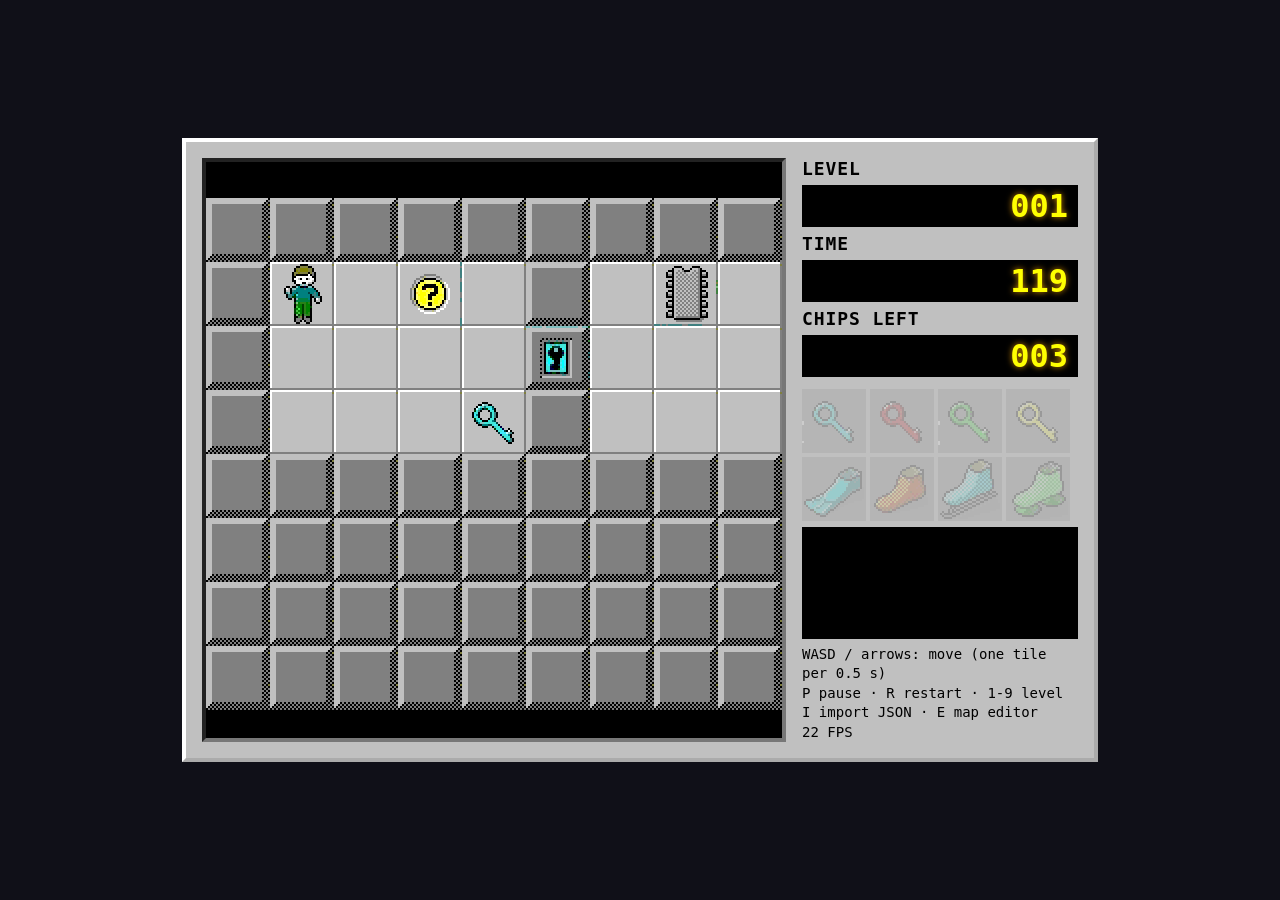
<file: index.html>
<!doctype html>
<html lang="en">
<meta charset="utf-8">
<meta name="viewport" content="width=device-width,initial-scale=1">
<title>Chip's Challenge – HTML5</title>
<link rel="stylesheet" href="css/atlas.css">
<link rel="stylesheet" href="css/game.css">
<div id="app">
  <div id="view"><div id="world"></div><div id="msg"></div></div>
  <aside id="panel">
    <div class="lbl">LEVEL</div><div class="led" id="lv">001</div>
    <div class="lbl">TIME</div><div class="led" id="tm">000</div>
    <div class="lbl">CHIPS LEFT</div><div class="led" id="ch">000</div>
    <div id="inv"></div>
    <div id="hint"></div>
    <div id="help">WASD / arrows: move (one tile per 0.5 s)<br>P pause · R restart · 1-9 level<br>I import JSON · E map editor<br><span id="fps">– FPS</span></div>
  </aside>
</div>
<input id="levelFile" type="file" accept=".json,application/json" hidden>
<script src="js/tiles.js"></script>
<script src="js/levels-data.js"></script>
<script src="js/game.js"></script>
</file>
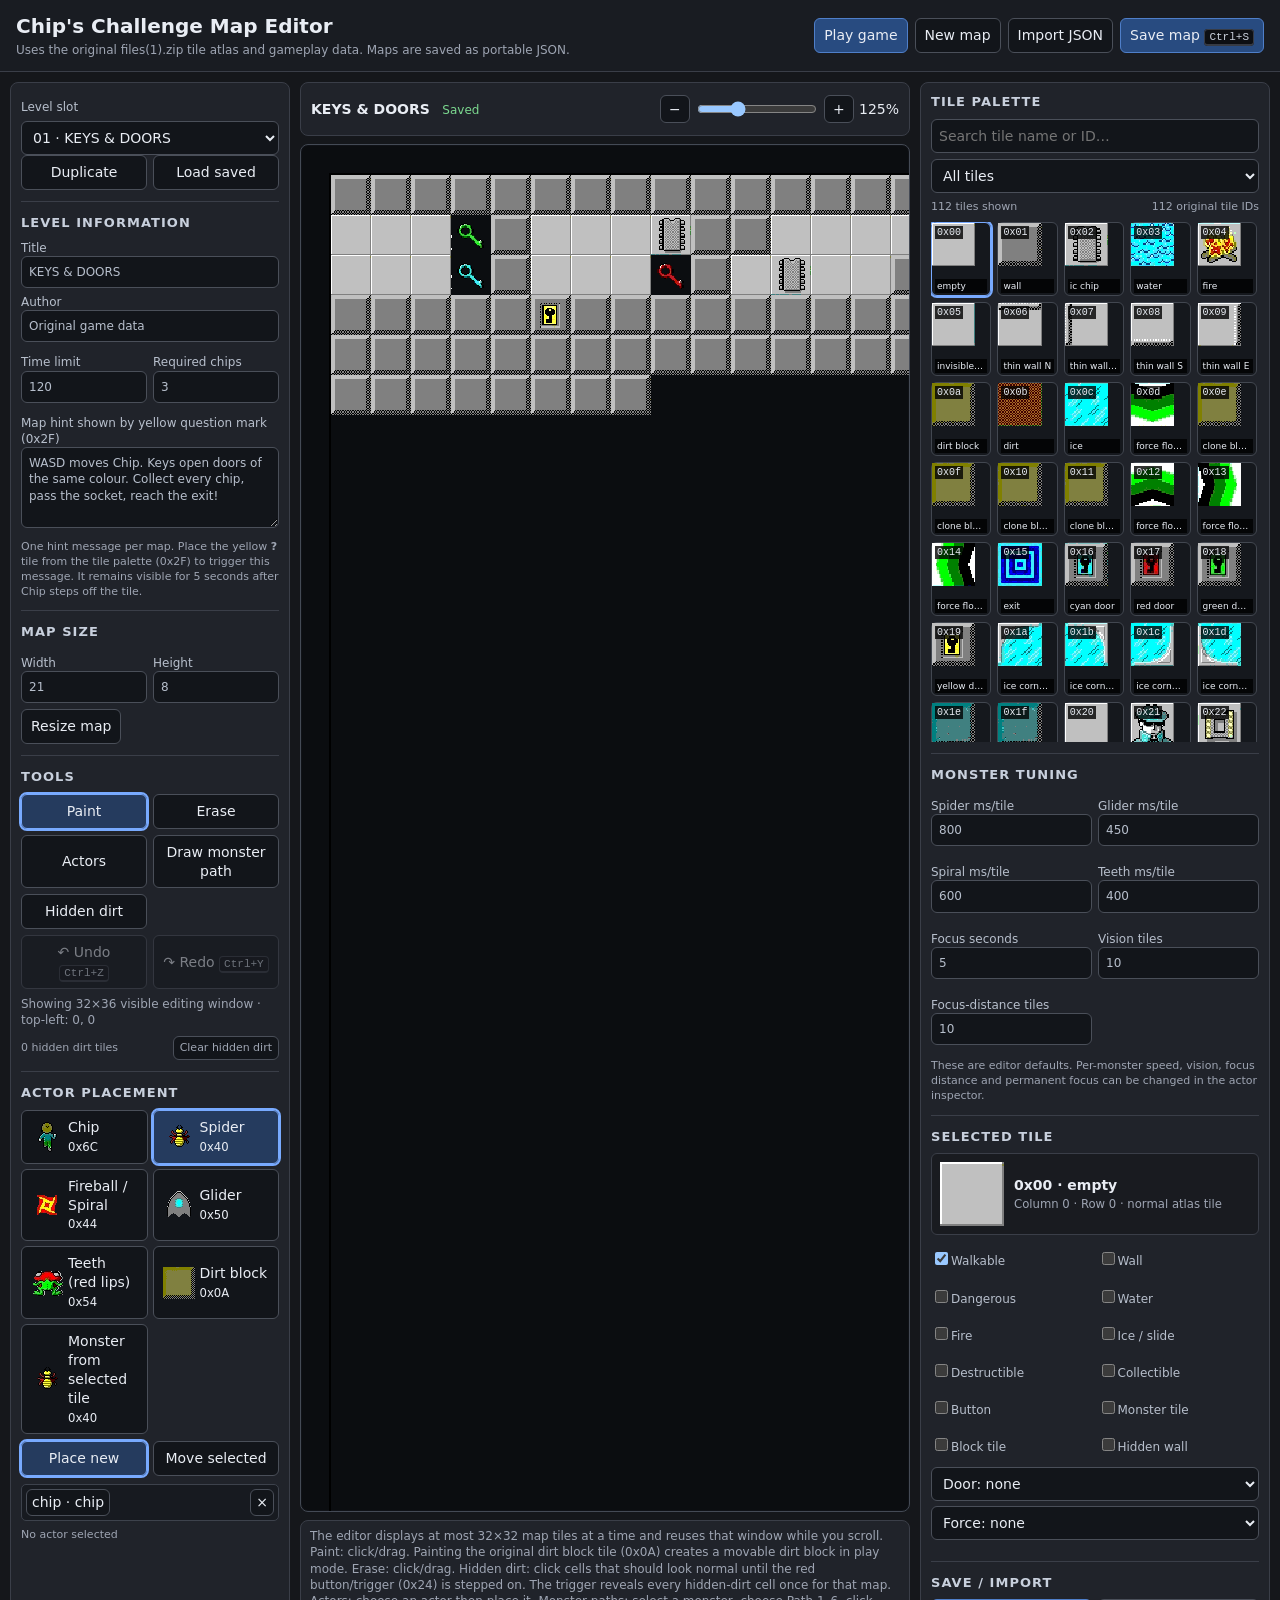
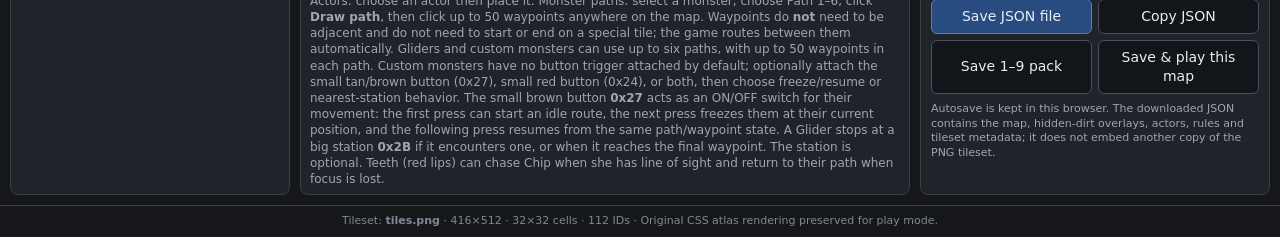
<file: editor.html>
<!doctype html>
<html lang="en">
<head>
<meta charset="utf-8">
<meta name="viewport" content="width=device-width,initial-scale=1">
<title>Chip's Challenge – Map Editor</title>
<link rel="stylesheet" href="css/editor.css">
</head>
<body>
<header class="topbar">
  <div>
    <h1>Chip's Challenge Map Editor</h1>
    <div class="sub">Uses the original files(1).zip tile atlas and gameplay data. Maps are saved as portable JSON.</div>
  </div>
  <div class="top-actions">
    <button id="playGameBtn" class="primary">Play game</button>
    <button id="newBtn">New map</button>
    <button id="importBtn">Import JSON</button>
    <button id="saveBtn" class="primary">Save map <kbd>Ctrl+S</kbd></button>
    <input id="fileInput" type="file" accept=".json,application/json" hidden>
  </div>
</header>

<main class="layout">
  <aside class="left panel">
    <section>
      <label>Level slot</label>
      <select id="slotSelect"></select>
      <div class="row2">
        <button id="duplicateBtn">Duplicate</button>
        <button id="loadSavedBtn">Load saved</button>
      </div>
    </section>
    <section>
      <h2>Level information</h2>
      <label>Title<input id="titleInput"></label>
      <label>Author<input id="authorInput"></label>
      <div class="row2">
        <label>Time limit<input id="timeInput" type="number" min="0" max="999"></label>
        <label>Required chips<input id="chipsInput" type="number" min="0" max="999"></label>
      </div>
      <label>Map hint shown by yellow question mark (0x2F)<textarea id="hintInput" rows="4" placeholder="Example: Collect the keys before opening the red door."></textarea></label>
      <div class="save-note">One hint message per map. Place the yellow <b>?</b> tile from the tile palette (0x2F) to trigger this message. It remains visible for 5 seconds after Chip steps off the tile.</div>
    </section>
    <section>
      <h2>Map size</h2>
      <div class="row2">
        <label>Width<input id="widthInput" type="number" min="5" max="992"></label>
        <label>Height<input id="heightInput" type="number" min="5" max="992"></label>
      </div>
      <button id="resizeBtn">Resize map</button>
    </section>
    <section>
      <h2>Tools</h2>
      <div class="toolgrid">
        <button class="tool active" data-tool="paint">Paint</button>
        <button class="tool" data-tool="erase">Erase</button>
        <button class="tool" data-tool="actor">Actors</button>
        <button class="tool" data-tool="path">Draw monster path</button>
        <button class="tool" data-tool="hiddenDirt">Hidden dirt</button>
      </div>
      <div class="row2">
        <button id="undoBtn"><span>↶ Undo</span> <kbd>Ctrl+Z</kbd></button>
        <button id="redoBtn"><span>↷ Redo</span> <kbd>Ctrl+Y</kbd></button>
      </div>
      <div id="editStatus" class="status">Ready.</div>
      <div class="hidden-dirt-summary"><span id="hiddenDirtCount">0 hidden dirt tiles</span><button id="clearHiddenDirtBtn">Clear hidden dirt</button></div>
    </section>
    <section>
      <h2>Actor placement</h2>
      <div class="actor-buttons" id="actorButtons"></div>
      <div class="row2">
        <button id="placeNewBtn" class="activeChoice">Place new</button>
        <button id="moveSelectedBtn">Move selected</button>
      </div>
      <div id="actorInspector"></div>
    </section>
  </aside>

  <section class="center">
    <div class="canvas-toolbar">
      <div>
        <strong id="mapTitle">Map</strong>
        <span id="dirtyState" class="saved">Saved</span>
      </div>
      <div class="zoom-control">
        <button id="zoomOut">−</button>
        <input id="zoomRange" type="range" min="0.75" max="2.5" step="0.05" value="1.25">
        <button id="zoomIn">+</button>
        <span id="zoomLabel">125%</span>
      </div>
    </div>
    <div id="mapViewport" class="map-viewport">
      <div id="mapStage" class="map-stage">
        <div id="mapGrid" class="map-grid"></div>
      </div>
    </div>
    <div class="canvas-help">
      The editor displays at most 32×32 map tiles at a time and reuses that window while you scroll. Paint: click/drag. Painting the original dirt block tile (0x0A) creates a movable dirt block in play mode. Erase: click/drag. Hidden dirt: click cells that should look normal until the red button/trigger (0x24) is stepped on. The trigger reveals every hidden-dirt cell once for that map. Actors: choose an actor then place it. Monster paths: select a monster, choose Path 1–6, click <b>Draw path</b>, then click up to 50 waypoints anywhere on the map. Waypoints do <b>not</b> need to be adjacent and do not need to start or end on a special tile; the game routes between them automatically. Gliders and custom monsters can use up to six paths, with up to 50 waypoints in each path. Custom monsters have no button trigger attached by default; optionally attach the small tan/brown button (0x27), small red button (0x24), or both, then choose freeze/resume or nearest-station behavior. The small brown button <b>0x27</b> acts as an ON/OFF switch for their movement: the first press can start an idle route, the next press freezes them at their current position, and the following press resumes from the same path/waypoint state. A Glider stops at a big station <b>0x2B</b> if it encounters one, or when it reaches the final waypoint. The station is optional. Teeth (red lips) can chase Chip when she has line of sight and return to their path when focus is lost.
    </div>
  </section>

  <aside class="right panel">
    <section>
      <h2>Tile palette</h2>
      <div class="palette-tools">
        <input id="paletteSearch" placeholder="Search tile name or ID…">
        <select id="paletteGroup">
          <option value="all">All tiles</option>
          <option value="terrain">Terrain & walls</option>
          <option value="creatures">Creatures</option>
          <option value="items">Keys & power-ups</option>
          <option value="devices">Devices & objects</option>
          <option value="chip">Chip frames</option>
        </select>
      </div>
      <div class="palette-meta"><span id="paletteCount"></span><span>112 original tile IDs</span></div>
      <div id="palette" class="palette"></div>
    </section>
    <section>
      <h2>Monster tuning</h2>
      <div class="save-actions">
        <label>Spider ms/tile <input id="cfgSpider" type="number" min="100" max="2000" value="800"></label>
        <label>Glider ms/tile <input id="cfgGlider" type="number" min="100" max="2000" value="450"></label>
        <label>Spiral ms/tile <input id="cfgSpiral" type="number" min="100" max="2000" value="600"></label>
        <label>Teeth ms/tile <input id="cfgTeeth" type="number" min="100" max="2000" value="400"></label>
        <label>Focus seconds <input id="cfgFocus" type="number" min="0.25" max="60" step="0.25" value="5"></label>
        <label>Vision tiles <input id="cfgVision" type="number" min="1" max="32" value="10"></label>
        <label>Focus-distance tiles <input id="cfgFocusDistance" type="number" min="1" max="32" value="10"></label>
      </div>
      <div class="save-note">These are editor defaults. Per-monster speed, vision, focus distance and permanent focus can be changed in the actor inspector.</div>
    </section>
    <section>
      <h2>Selected tile</h2>
      <div id="selectedTile" class="selected-card"></div>
      <div id="tileRules" class="rules"></div><div id="monsterQuickAdd" class="quick-add"></div>
    </section>
    <section>
      <h2>Save / import</h2>
      <div class="save-actions">
        <button id="saveDownloadBtn" class="primary">Save JSON file</button>
        <button id="copyBtn">Copy JSON</button>
        <button id="exportPackBtn">Save 1–9 pack</button>
        <button id="playMapBtn">Save & play this map</button>
      </div>
      <div class="save-note">Autosave is kept in this browser. The downloaded JSON contains the map, hidden-dirt overlays, actors, rules and tileset metadata; it does not embed another copy of the PNG tileset.</div>
    </section>
  </aside>
</main>
<footer>Tileset: <b>tiles.png</b> · 416×512 · 32×32 cells · 112 IDs · Original CSS atlas rendering preserved for play mode.</footer>
<script src="js/tiles.js"></script>
<script src="js/levels-data.js"></script>
<script src="js/editor.js"></script>
</body>
</html>
</file>
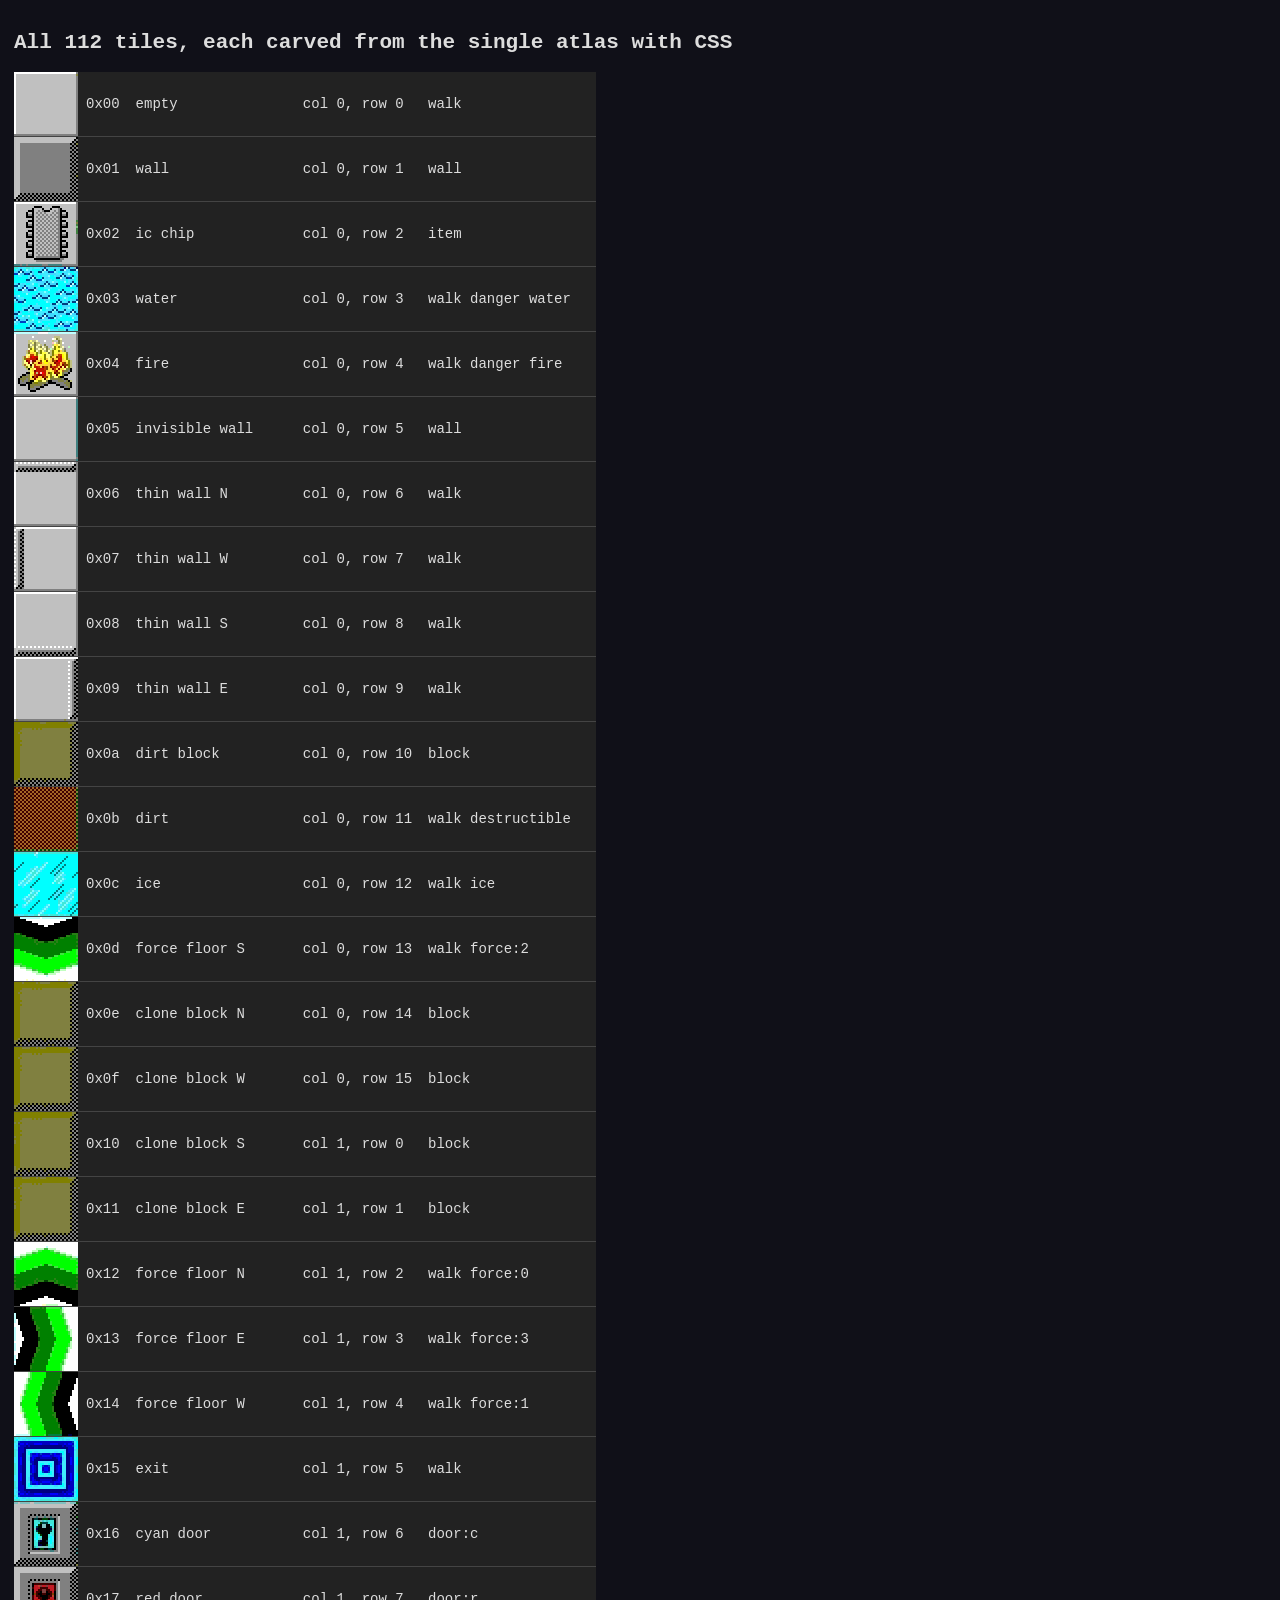
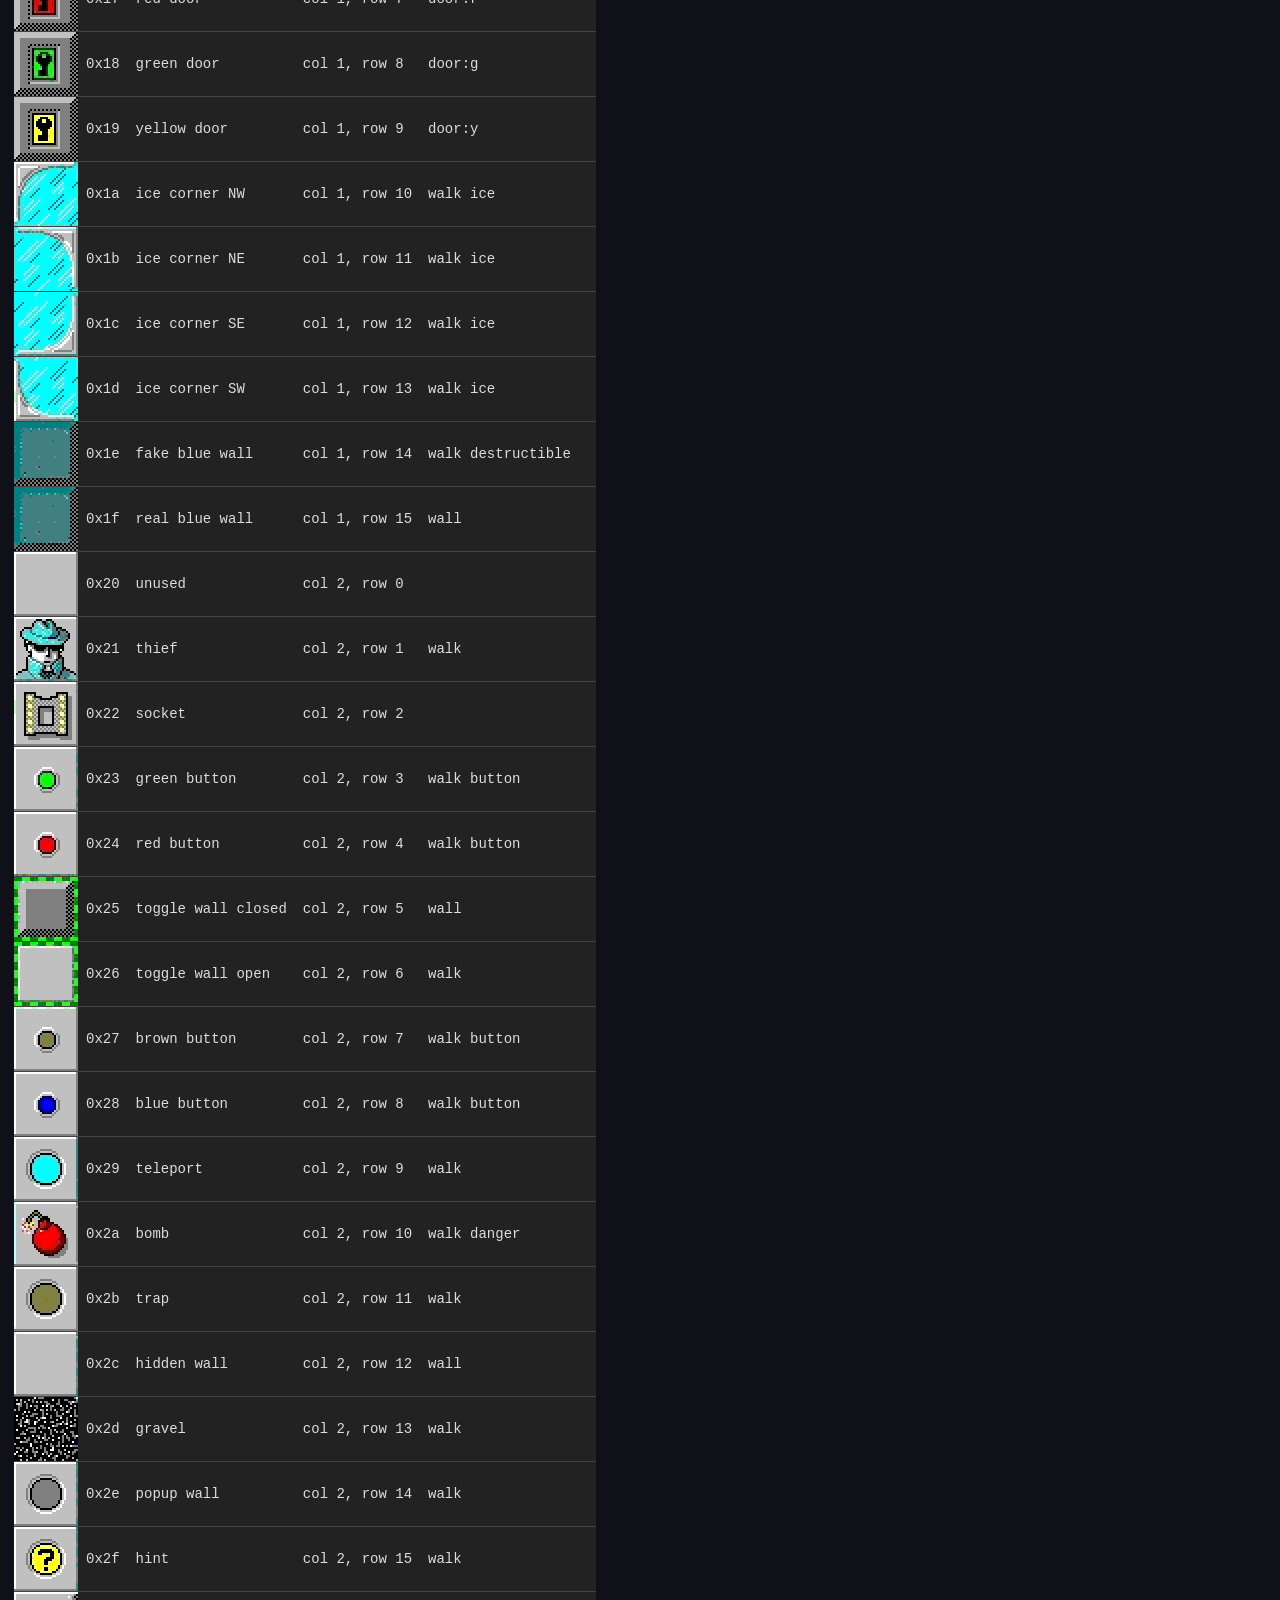
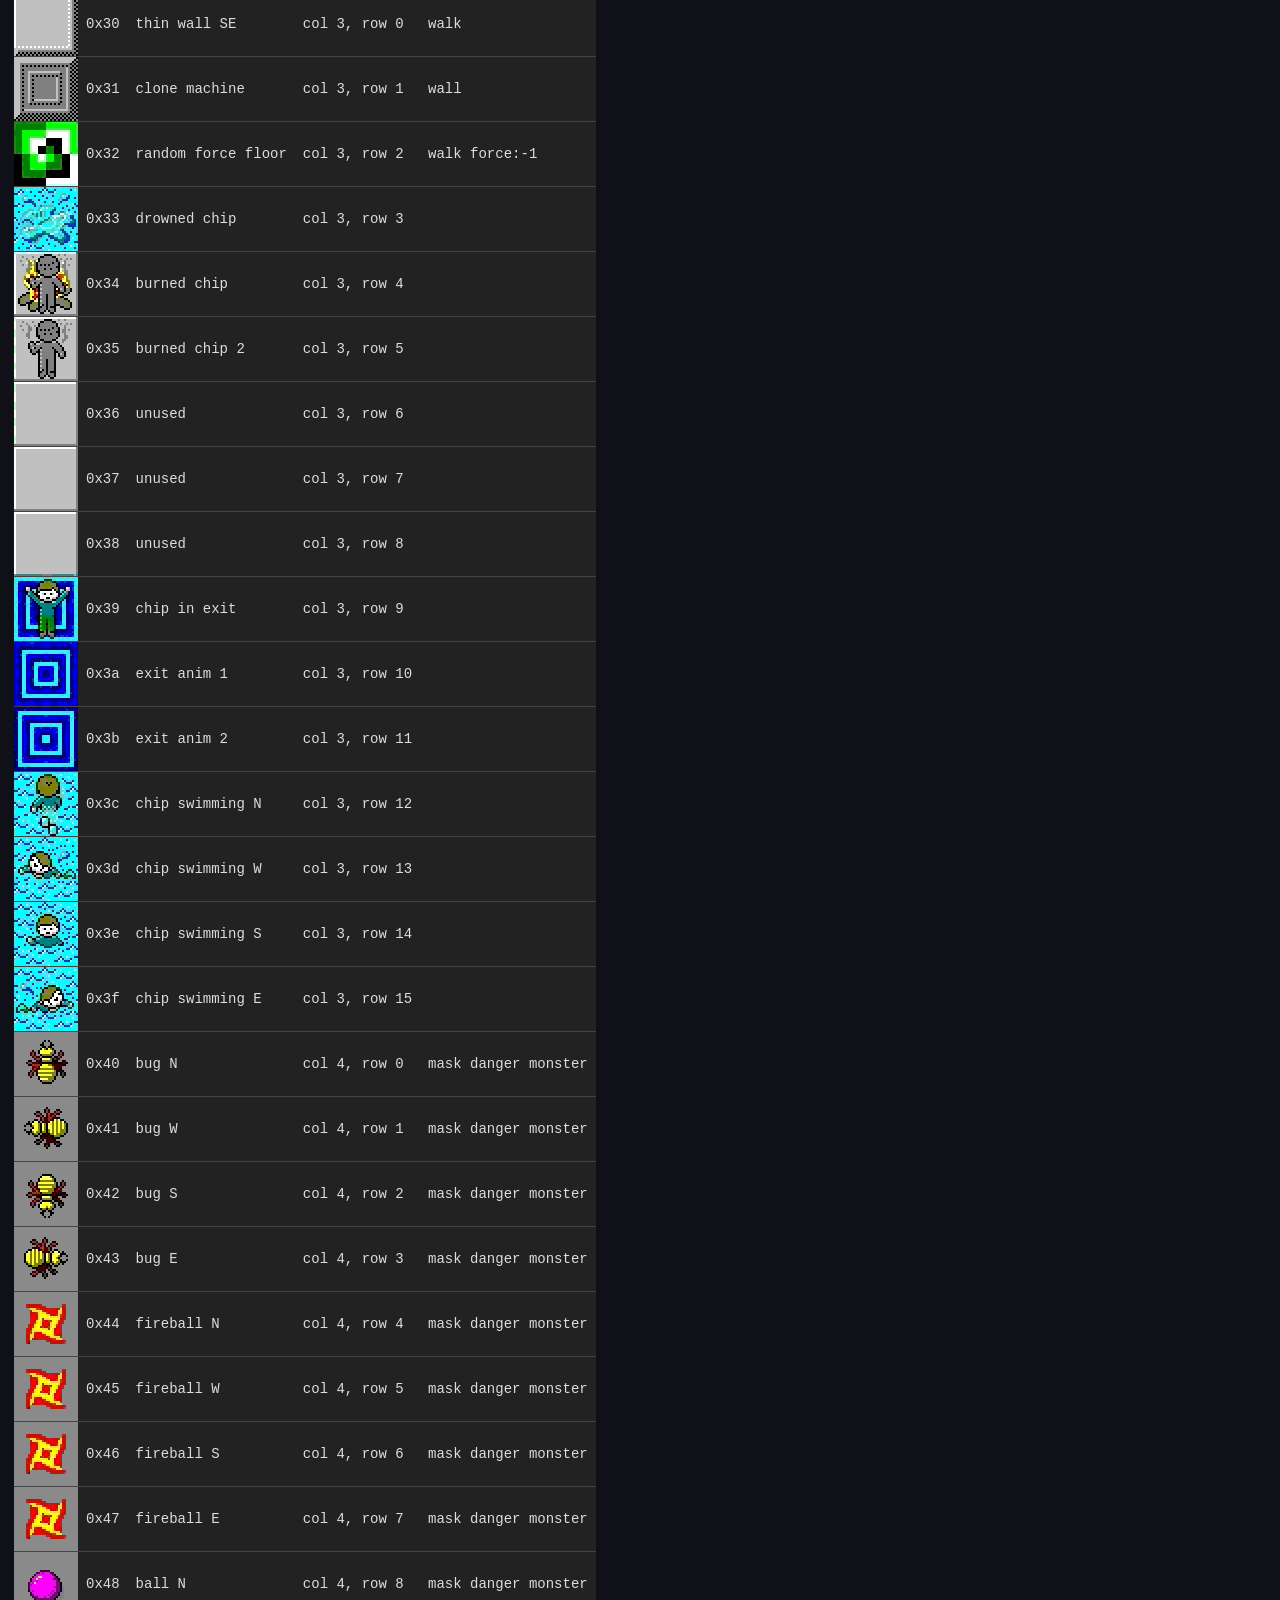
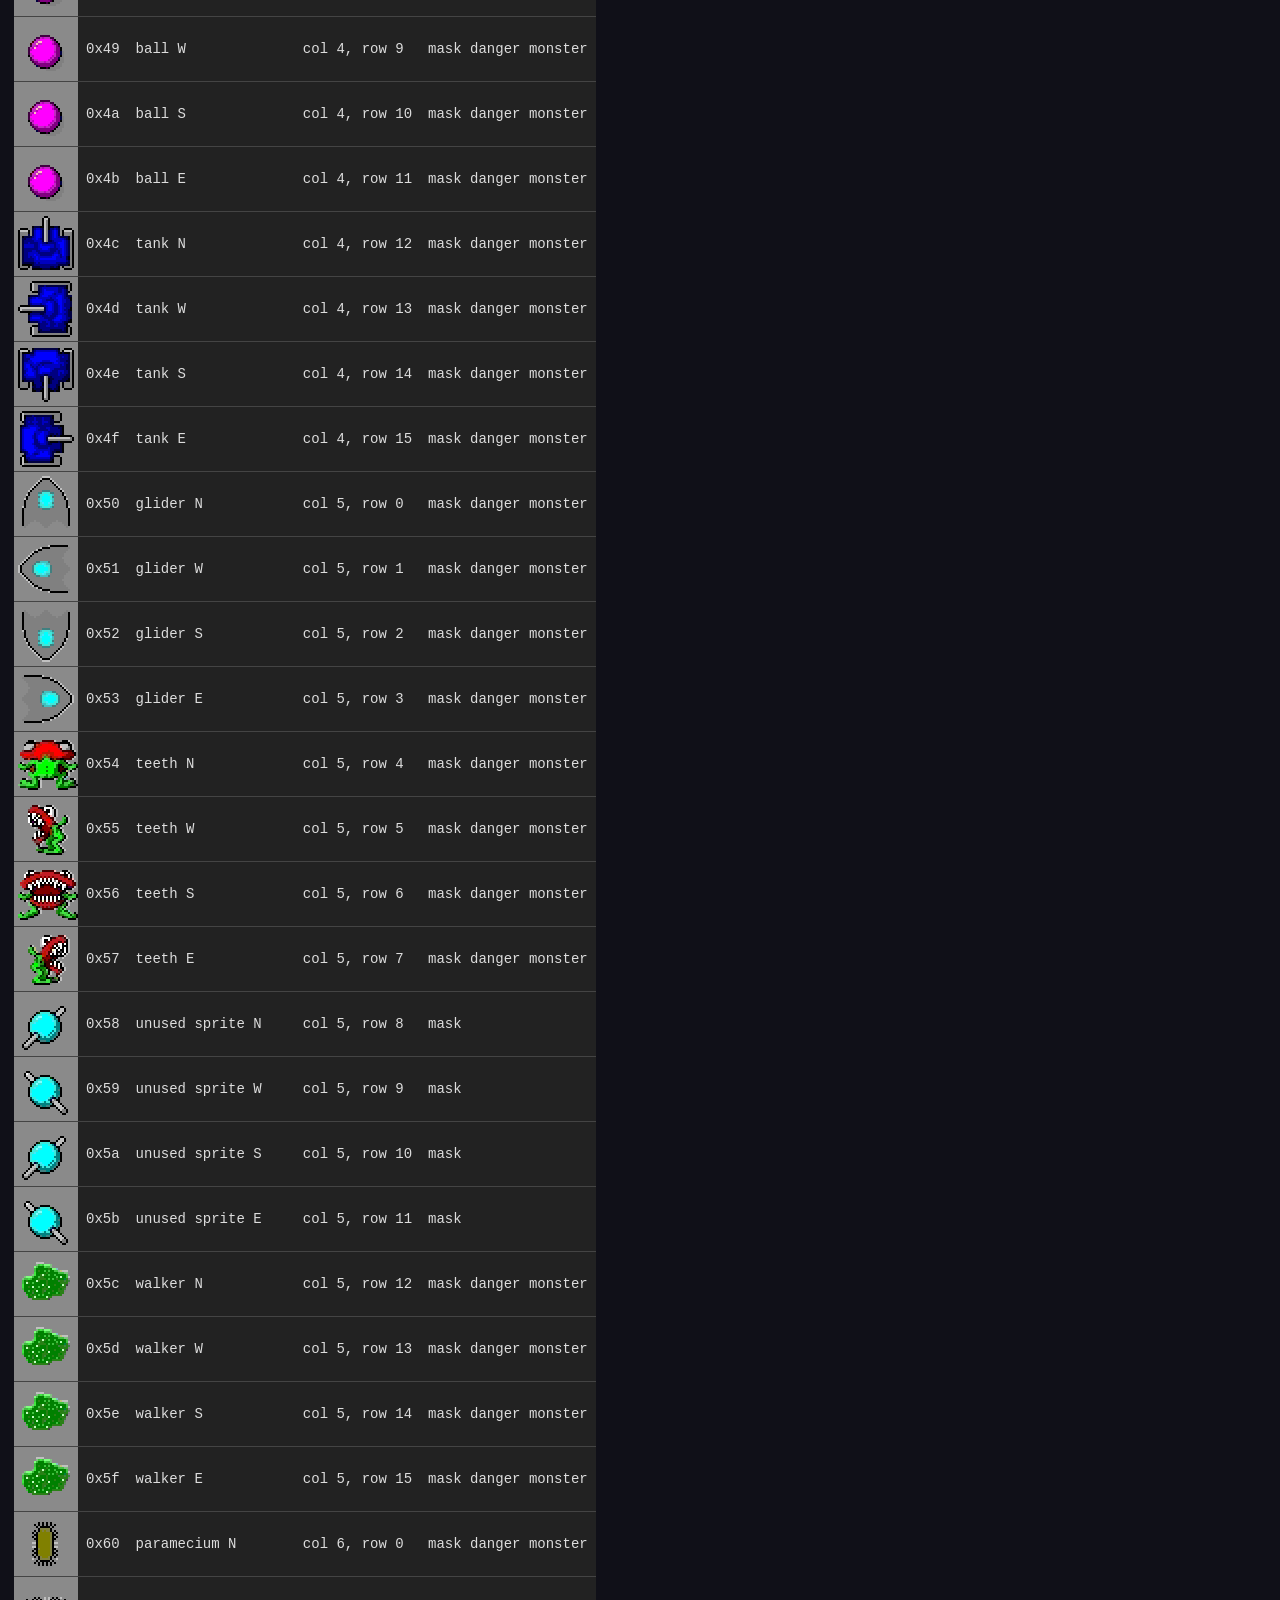
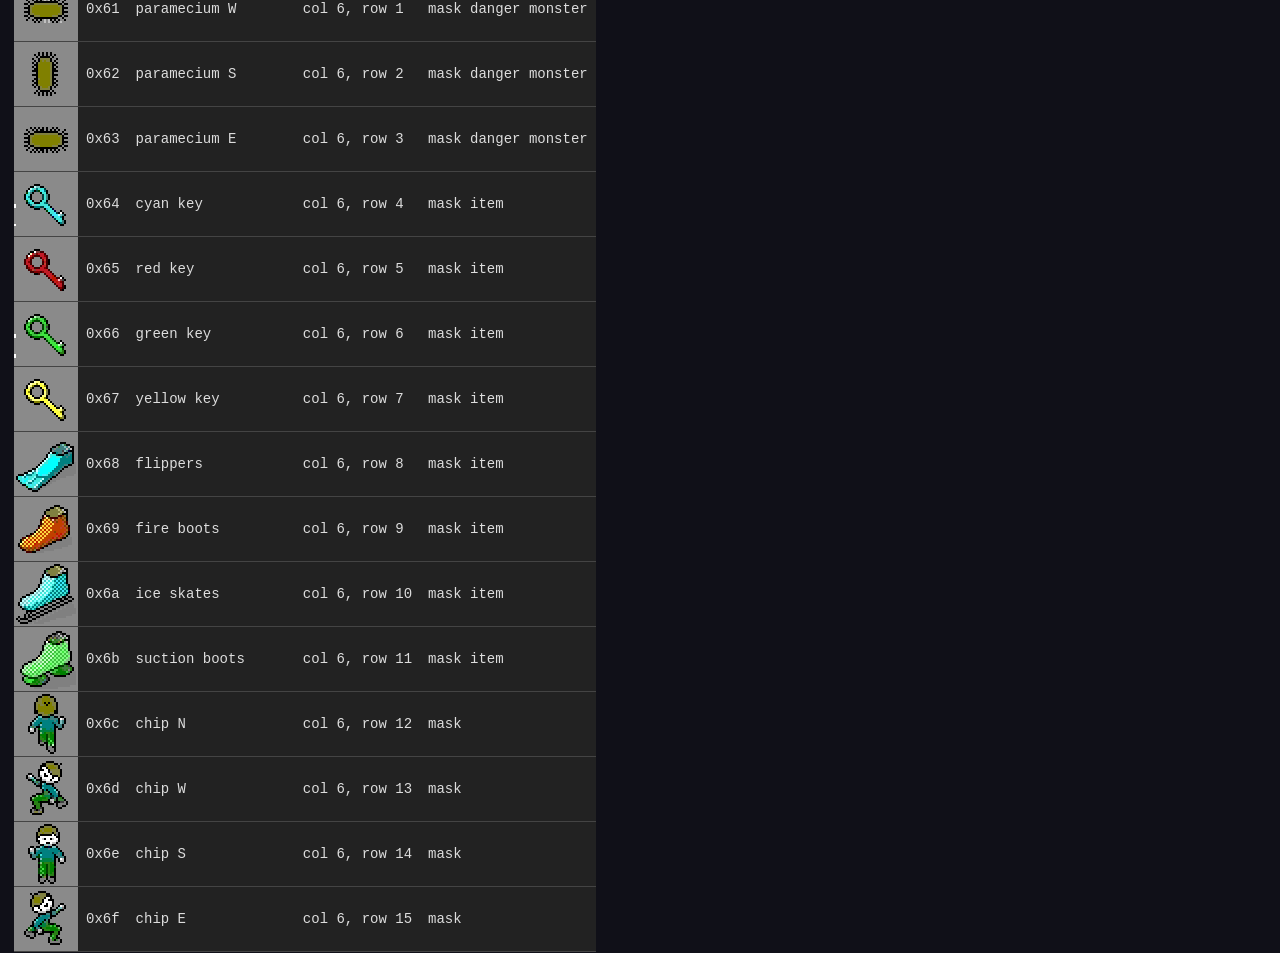
<file: tiles.html>
<!doctype html>
<meta charset="utf-8"><title>Chip's Challenge – tile catalogue</title>
<link rel="stylesheet" href="css/atlas.css"><link rel="stylesheet" href="css/game.css">
<style>body{display:block;padding:1em}table{border-collapse:collapse;background:#222}td{padding:2px 8px;border-bottom:1px solid #444}td:first-child{background:#8a8a8a;padding:0}</style>
<h2>All 112 tiles, each carved from the single atlas with CSS</h2>
<table id="t"></table>
<script src="js/tiles.js"></script>
<script>
for(const t of CC.TILES){
  const tr=document.createElement('tr'),d=document.createElement('div'),f=Object.keys(t).filter(k=>t[k]===true);
  CC.setTile(d,t.id);
  if(t.door)f.push('door:'+t.door);if(t.force!=null)f.push('force:'+t.force);
  tr.innerHTML='<td></td><td>0x'+t.id.toString(16).padStart(2,'0')+'</td><td>'+t.name+'</td><td>col '+t.c+', row '+t.r+'</td><td>'+f.join(' ')+'</td>';
  tr.firstChild.append(d);document.getElementById('t').append(tr);
}
</script>
</file>
<file: css/atlas.css>
:root{--atlas:url("[data-uri]")}
</file>
<file: css/game.css>
:root{--s:2}
:root,#app{--u:calc(var(--s)*1px)}   /* one "game pixel"; JS sets an integer --s so pixel art stays crisp */
*{box-sizing:border-box}
html,body{margin:0;height:100%;background:#101018;color:#ddd;font:14px monospace}
body{display:grid;place-items:center}

/* ---- Tile carving: ONE atlas image, no sliced files ------------------------------------------
   --c/--r are the tile's column/row in the 416x512 atlas. background-position "carves" the 32x32 cell.
   Sprite tiles (.m) have no alpha: their silhouette is the white-on-black copy 6 columns to the right,
   applied as a luminance mask (mask-mode: luminance), so keys/monsters/Chip blend over any floor. */
.t{width:calc(32*var(--u));height:calc(32*var(--u));image-rendering:pixelated;
   background:var(--atlas) calc(var(--c)*-32*var(--u)) calc(var(--r)*-32*var(--u))/calc(416*var(--u)) calc(512*var(--u)) no-repeat}
.t.m{mask-image:var(--atlas);mask-mode:luminance;mask-repeat:no-repeat;
     mask-size:calc(416*var(--u)) calc(512*var(--u));
     mask-position:calc((var(--c) + 6)*-32*var(--u)) calc(var(--r)*-32*var(--u))}

#app{display:flex;gap:calc(8*var(--u));padding:calc(8*var(--u));background:#c0c0c0;border:calc(2*var(--u)) outset #fff;color:#000;user-select:none}
#view{position:relative;width:calc(292*var(--u));height:calc(292*var(--u));border:calc(2*var(--u)) inset #777;overflow:hidden;background:#000;contain:paint}
#world{position:absolute;left:0;top:0;width:100%;height:100%;overflow:visible}
.game-layer{position:absolute;left:0;top:0;width:0;height:0;overflow:visible;pointer-events:none;will-change:transform}
#world .tile-instance{position:absolute;left:0;top:0;contain:strict}
#world .a{position:absolute;left:0;top:0;will-change:transform}
.t>.t{position:absolute;left:0;top:0}

#panel{width:calc(138*var(--u));display:flex;flex-direction:column;gap:calc(3*var(--u));font-size:calc(9*var(--u))}
.lbl{font-weight:bold;letter-spacing:.05em}
.led{background:#000;color:#ff0;font:bold calc(16*var(--u)) monospace;text-align:right;padding:calc(1*var(--u)) calc(5*var(--u));text-shadow:0 0 calc(3*var(--u)) #c80}
#inv{display:grid;grid-template-columns:repeat(4,calc(32*var(--u)));gap:calc(2*var(--u));margin-top:calc(3*var(--u))}
#inv .s{position:relative;width:calc(32*var(--u));height:calc(32*var(--u));background:#8a8a8a}
#inv .s>.t{position:absolute;left:0;top:0}
#inv i{position:absolute;right:calc(2*var(--u));bottom:0;font:bold calc(10*var(--u)) monospace}
#hint{flex:1;min-height:calc(56*var(--u));background:#000;color:#3f3;padding:calc(4*var(--u));font-size:calc(8*var(--u));line-height:1.3}
#help{font-size:calc(7*var(--u));line-height:1.4}
#msg{position:absolute;inset:0;display:none;place-content:center;text-align:center;padding:calc(12*var(--u));background:#000c;color:#fff;font-size:calc(11*var(--u));line-height:1.5}
#msg.on{display:grid}
#msg.bad b{color:#f66}#msg.good b{color:#6f6}
kbd{background:#444;padding:0 .3em;border-radius:2px}
</file>
<file: css/editor.css>
*{box-sizing:border-box}
:root{color-scheme:dark;--bg:#15171b;--panel:#20232a;--panel2:#191b20;--line:#3a3e48;--text:#e9edf4;--muted:#9ea5b3;--accent:#78aaff;--good:#7bd88f;--bad:#ff7c7c;--tile:32px;--atlas:url("../tiles.png")}
html,body{margin:0;min-height:100%;background:var(--bg);color:var(--text);font:14px/1.35 system-ui,Segoe UI,Arial,sans-serif}
body{display:flex;flex-direction:column;min-width:1100px}
button,input,select,textarea{font:inherit;color:inherit;background:#12151a;border:1px solid #4a4f59;border-radius:6px}
button{padding:7px 9px;cursor:pointer}button:hover{border-color:#747c8b}button:disabled{opacity:.45;cursor:not-allowed}button.primary{background:#284b80;border-color:#4f7fc9}.activeChoice,.tool.active{outline:2px solid var(--accent);border-color:var(--accent);background:#253b5e}
input,select,textarea{width:100%;padding:7px}textarea{resize:vertical}
kbd{font-size:11px;background:#0d0f13;border:1px solid #373b44;border-bottom-width:2px;border-radius:4px;padding:1px 4px;color:#cbd2dd}
.topbar{height:72px;display:flex;justify-content:space-between;align-items:center;padding:12px 16px;border-bottom:1px solid var(--line);background:#191c22;position:sticky;top:0;z-index:20}.topbar h1{font-size:20px;margin:0}.sub{color:var(--muted);font-size:12px;margin-top:2px}.top-actions{display:flex;gap:7px;align-items:center}
.layout{display:grid;grid-template-columns:280px minmax(520px,1fr) 350px;gap:10px;padding:10px;min-height:calc(100vh - 110px)}.panel{background:var(--panel);border:1px solid var(--line);border-radius:8px;padding:10px;overflow:auto}.panel section{border-bottom:1px solid var(--line);padding-bottom:11px;margin-bottom:12px}.panel section:last-child{border-bottom:0}.panel h2{font-size:13px;text-transform:uppercase;letter-spacing:.08em;margin:0 0 8px;color:#c8d0dd}.panel label{display:block;font-size:12px;color:#b7bfcc;margin:6px 0}.row2{display:grid;grid-template-columns:1fr 1fr;gap:6px}.toolgrid{display:grid;grid-template-columns:1fr 1fr;gap:6px;margin-bottom:6px}.status{font-size:12px;color:var(--muted);margin-top:7px;min-height:18px}.status.dirty{color:#ffd166}.status.good{color:var(--good)}
.center{display:flex;flex-direction:column;min-width:0}.canvas-toolbar{display:flex;justify-content:space-between;align-items:center;background:var(--panel);border:1px solid var(--line);border-radius:8px;padding:8px 10px;margin-bottom:8px}.canvas-toolbar strong{margin-right:8px}.saved{color:var(--good);font-size:12px}.dirtyState.dirty{color:#ffd166}.zoom-control{display:flex;align-items:center;gap:5px}.zoom-control input{width:120px}.zoom-control button{width:30px;padding:4px}
.map-viewport{flex:1;min-height:500px;overflow:auto;background:#0b0d10;border:1px solid #444a55;border-radius:8px;padding:30px;box-shadow:inset 0 0 0 1px #101217}.map-grid{display:grid;grid-template-columns:repeat(var(--cols),calc(32px*var(--zoom)));grid-auto-rows:calc(32px*var(--zoom));width:max-content;height:max-content;box-shadow:0 0 0 2px #000}.map-cell{width:calc(32px*var(--zoom));height:calc(32px*var(--zoom));position:relative;padding:0;border:0;border-radius:0;background:none;overflow:hidden;touch-action:none}.map-cell:hover{box-shadow:inset 0 0 0 2px #ffffff99;z-index:2}.canvas-help{background:var(--panel);border:1px solid var(--line);border-radius:8px;padding:7px 9px;margin-top:8px;color:var(--muted);font-size:12px}
.etile{position:absolute;left:0;top:0;width:calc(32px*var(--z));height:calc(32px*var(--z));image-rendering:pixelated;background-image:var(--atlas);background-repeat:no-repeat;background-size:calc(416px*var(--z)) calc(512px*var(--z));background-position:calc(var(--c)*-32px*var(--z)) calc(var(--r)*-32px*var(--z))}.etile.sprite{mask-image:var(--atlas);-webkit-mask-image:var(--atlas);mask-mode:luminance;-webkit-mask-mode:luminance;mask-repeat:no-repeat;-webkit-mask-repeat:no-repeat;mask-size:calc(416px*var(--z)) calc(512px*var(--z));-webkit-mask-size:calc(416px*var(--z)) calc(512px*var(--z));mask-position:calc((var(--c) + 6)*-32px*var(--z)) calc(var(--r)*-32px*var(--z));-webkit-mask-position:calc((var(--c) + 6)*-32px*var(--z)) calc(var(--r)*-32px*var(--z))}
.actor-overlay{position:absolute;left:0;top:0;width:100%;height:100%;pointer-events:auto;filter:drop-shadow(0 1px 1px #000)}.selected-actor{outline:2px solid #fff;z-index:4}.actor-label{position:absolute;left:2px;bottom:0;background:#000b;color:#fff;font-size:9px;padding:0 2px;border-radius:2px;pointer-events:none}.path-dot{position:absolute;inset:3px;display:grid;place-items:center;border-radius:50%;background:#2f80eddd;border:1px solid #fff;color:#fff;font-size:10px;font-weight:700;pointer-events:none}.path-dot.closed{background:#21a365dd}
.palette-meta{display:flex;justify-content:space-between;color:var(--muted);font-size:11px;margin:7px 0}.palette-tools{display:grid;gap:6px}.palette{display:grid;grid-template-columns:repeat(5,1fr);gap:6px;max-height:520px;overflow:auto;padding-right:2px}.palette-btn{position:relative;min-width:0;height:74px;padding:2px;background:#15181d;border:1px solid #424750}.palette-btn.selected{outline:2px solid var(--accent);border-color:var(--accent)}.palette-btn .preview{--z:1.35}.palette-btn .id{position:absolute;left:3px;top:3px;background:#000c;font:10px monospace;padding:1px 2px}.palette-btn .name{position:absolute;left:3px;right:3px;bottom:2px;background:#000c;padding:1px 2px;font-size:9px;white-space:nowrap;overflow:hidden;text-overflow:ellipsis;text-align:left}
.selected-card{display:flex;gap:10px;align-items:center;background:var(--panel2);border:1px solid var(--line);border-radius:6px;padding:8px;min-height:62px}.selected-preview{position:relative;width:64px;height:64px;flex:none}.selected-preview .etile{--z:2}.selected-card .tile-text{min-width:0}.selected-card strong{display:block}.selected-card small{color:var(--muted)}.rules{display:grid;grid-template-columns:1fr 1fr;gap:5px;margin-top:8px}.rule-check{display:flex;align-items:center;gap:6px;font-size:11px}.rule-check input{width:auto}.rules select{grid-column:1/-1}.thin-wrap{grid-column:1/-1;display:grid;grid-template-columns:repeat(4,1fr);gap:4px}
.actor-buttons{display:grid;grid-template-columns:1fr 1fr;gap:5px;margin-bottom:7px}.actor-btn{display:flex;align-items:center;gap:5px;text-align:left}.actor-btn .mini{position:relative;width:32px;height:32px;flex:none}.actor-list{display:grid;gap:4px;margin-top:8px}.actor-row{display:flex;align-items:center;justify-content:space-between;gap:5px;background:#171a20;border:1px solid #3d424c;border-radius:5px;padding:4px}.actor-row.selected{outline:2px solid var(--accent)}.actor-row button{padding:3px 5px}.inspector-title{font-size:11px;color:var(--muted);margin-top:7px}
.save-actions{display:grid;grid-template-columns:1fr 1fr;gap:6px}.save-note{margin-top:8px;color:var(--muted);font-size:11px}.inspector-grid{display:grid;grid-template-columns:1fr 1fr;gap:5px}.inspector-grid label{margin:0}.full{grid-column:1/-1}footer{padding:8px 12px;color:#808895;font-size:11px;border-top:1px solid var(--line);text-align:center}

.quick-add{margin-top:10px;display:flex;flex-wrap:wrap;gap:8px}
.quick-add button{width:100%}
.path-tools{display:grid;grid-template-columns:1fr 1fr;gap:8px;margin-top:8px}
.path-note{font-size:12px;line-height:1.35;opacity:.82;margin-top:6px}
.actor-row small{opacity:.75}

.hidden-dirt-dot{position:absolute;right:2px;top:2px;min-width:16px;height:16px;display:grid;place-items:center;background:#b51f1fdd;color:#fff;border:1px solid #fff;border-radius:3px;font:bold 10px/1 system-ui;z-index:5;pointer-events:none}.hidden-dirt-summary{display:flex;justify-content:space-between;align-items:center;gap:8px;margin-top:7px;color:var(--muted);font-size:11px}.hidden-dirt-summary button{padding:4px 6px}
</file>
